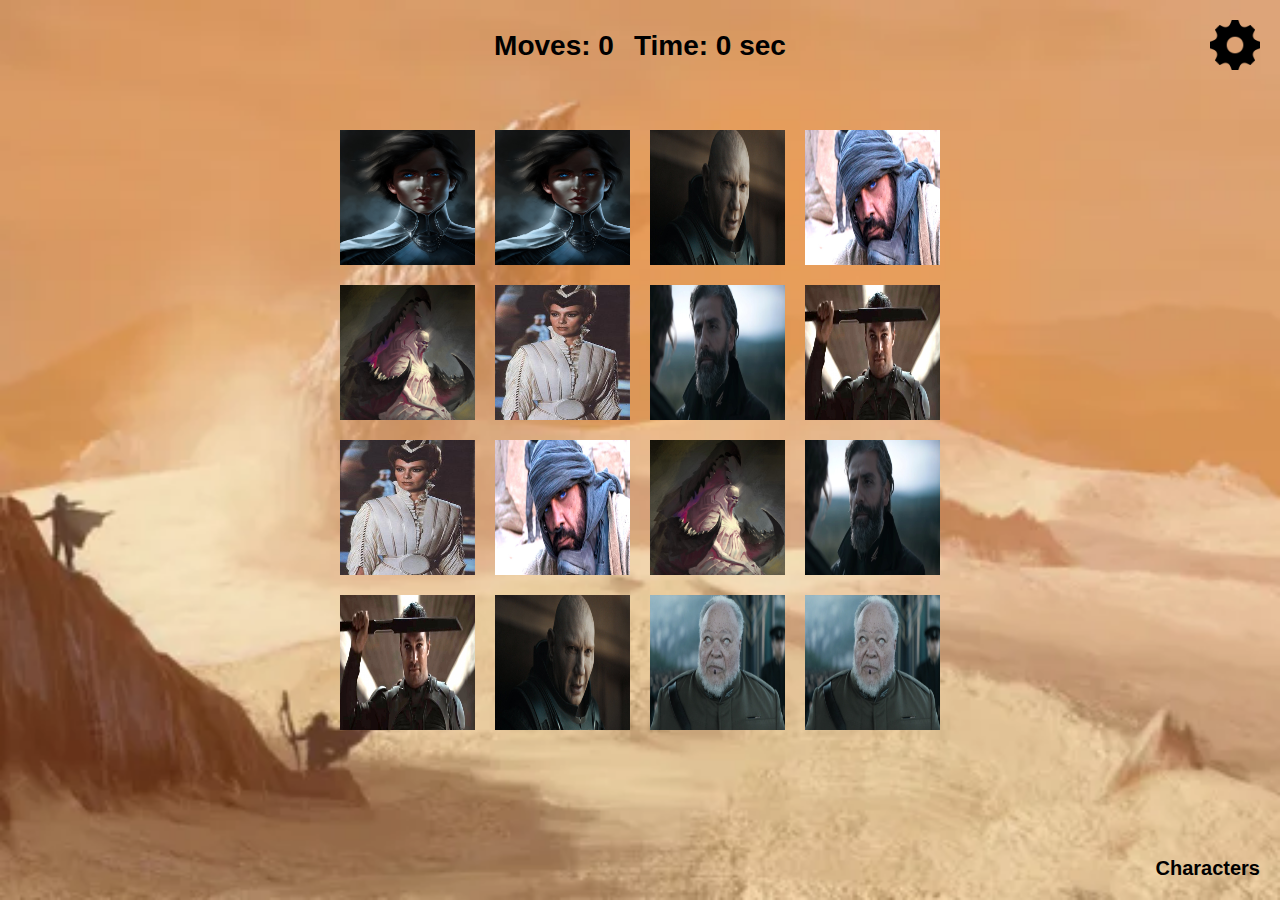
<file: index.html>
<!DOCTYPE html>
<html lang="en">

<head>
    <meta charset="UTF-8">
    <meta http-equiv="X-UA-Compatible" content="IE=edge">
    <meta name="viewport" content="width=device-width, initial-scale=1.0">
    <title>Document</title>
    <link rel="stylesheet" href="style.css">
</head>

<body>
    <img src="img/iconmonstr-gear-1-240.png" alt="gear" class="gear">
    <div class="statsDiv">
        <h2 class="moves stats">Moves: 0</h2>
        <h2 class="seconds stats">Time: 0 sec</h2>
    </div>
    <div class="wrap">
        <div class="board">
        </div>
        <div class="settings hidden">
            <h3>Difficulty level:</h3>
            <form>
                <input type="radio" value="easy" id="easy" name="difficulty">
                <label for="easy">Easy</label><br>
                <input type="radio" value="medium" id="medium" name="difficulty">
                <label for="medium">Medium</label><br>
                <input type="radio" value="hard" id="hard" name="difficulty">
                <label for="hard">Hard</label><br>
            </form>
            <div class="buttonRow">
                <button class="buttonSettings closeButton">Close</button>
                <button class="buttonSettings resetButton">Reset</button>
            </div>
        </div>
        <a href="characters.html" class="characters">
            <p class="charactersP">Characters</p>
        </a>
    </div>

    <script src="script.js"></script>
</body>

</html>
</file>
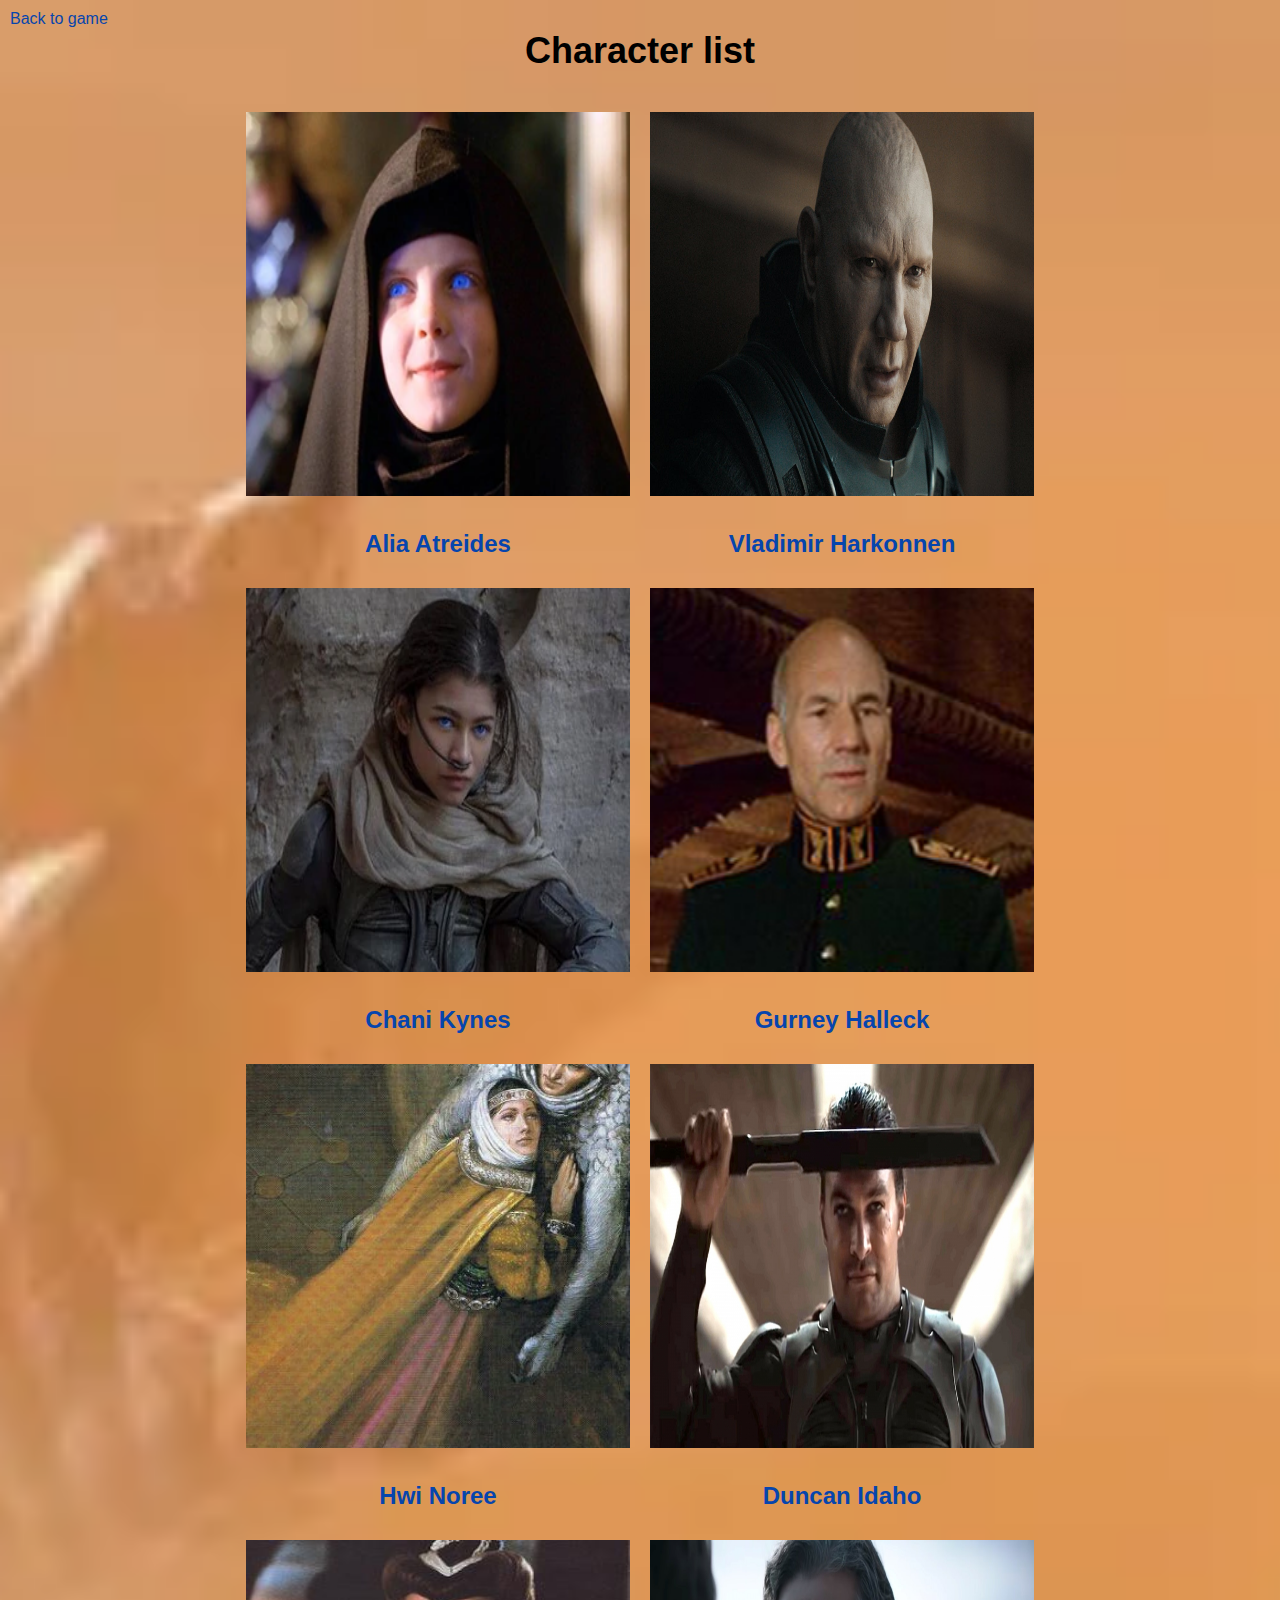
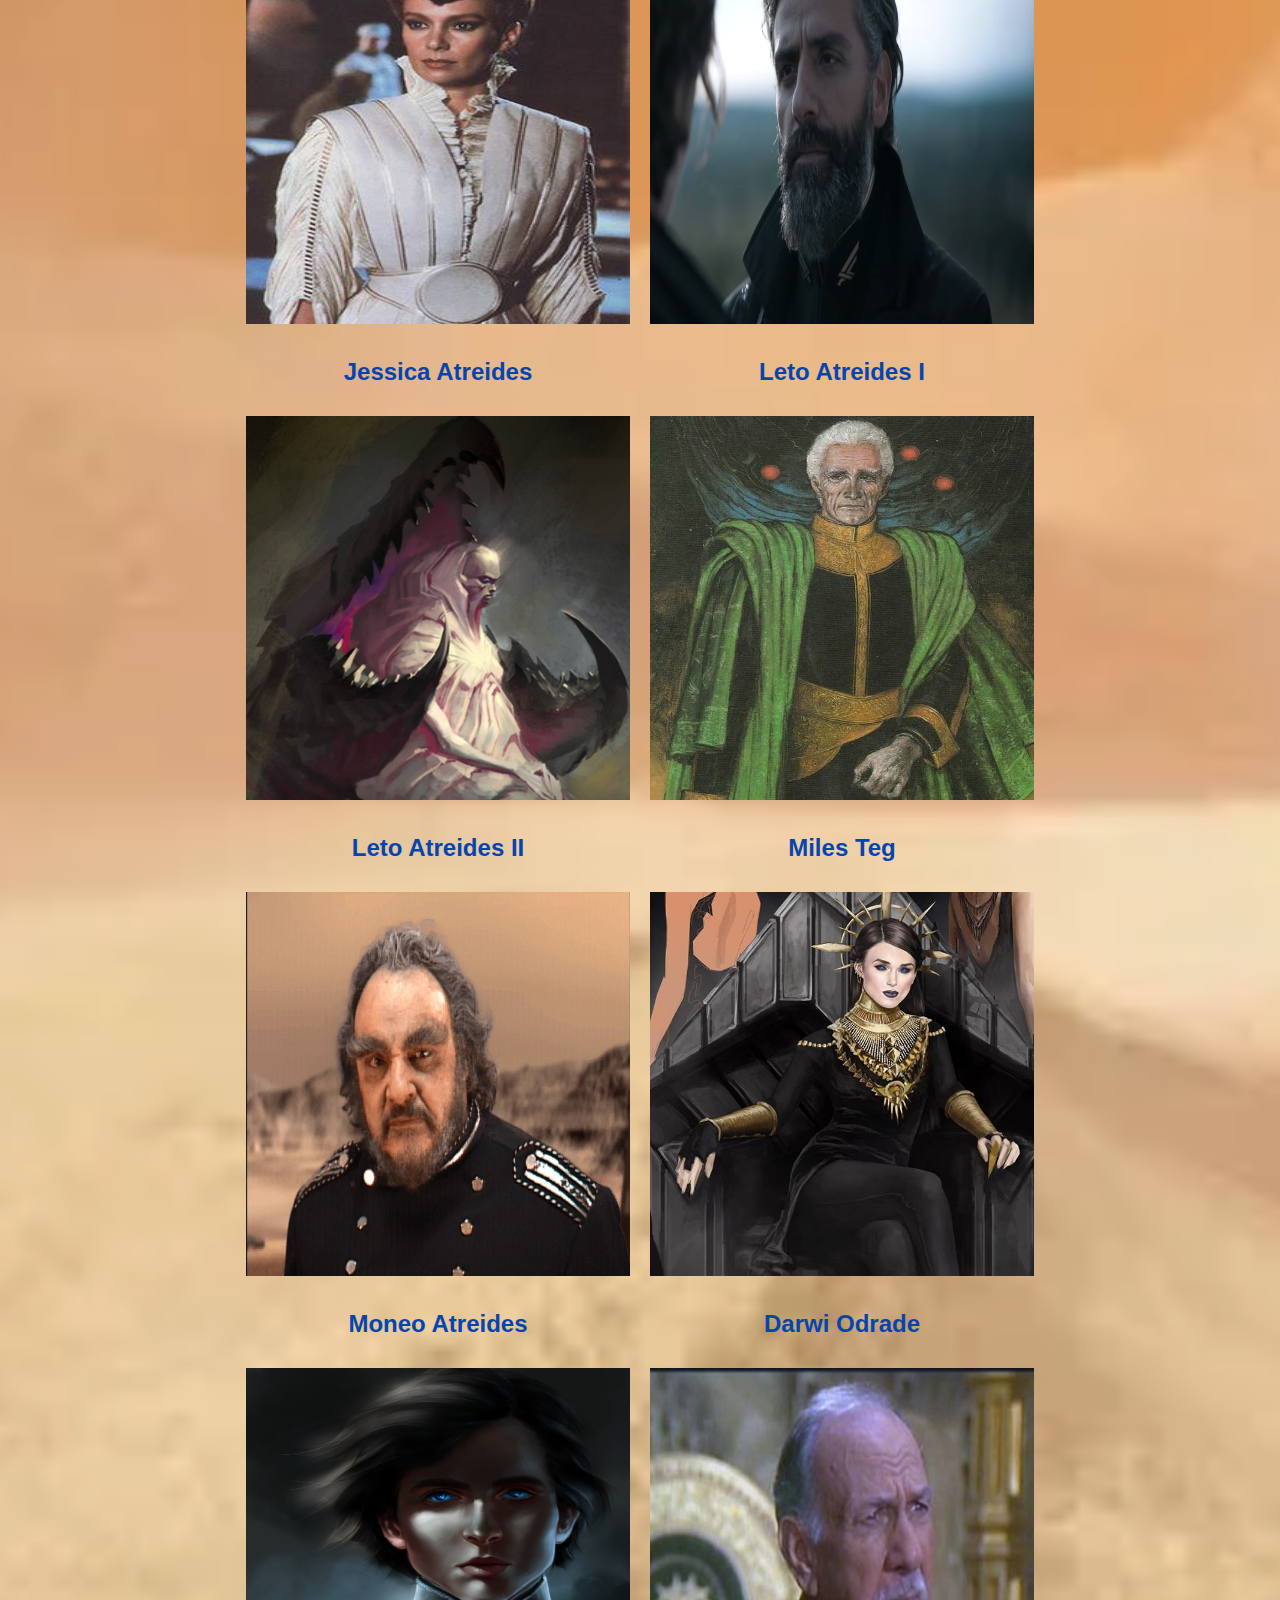
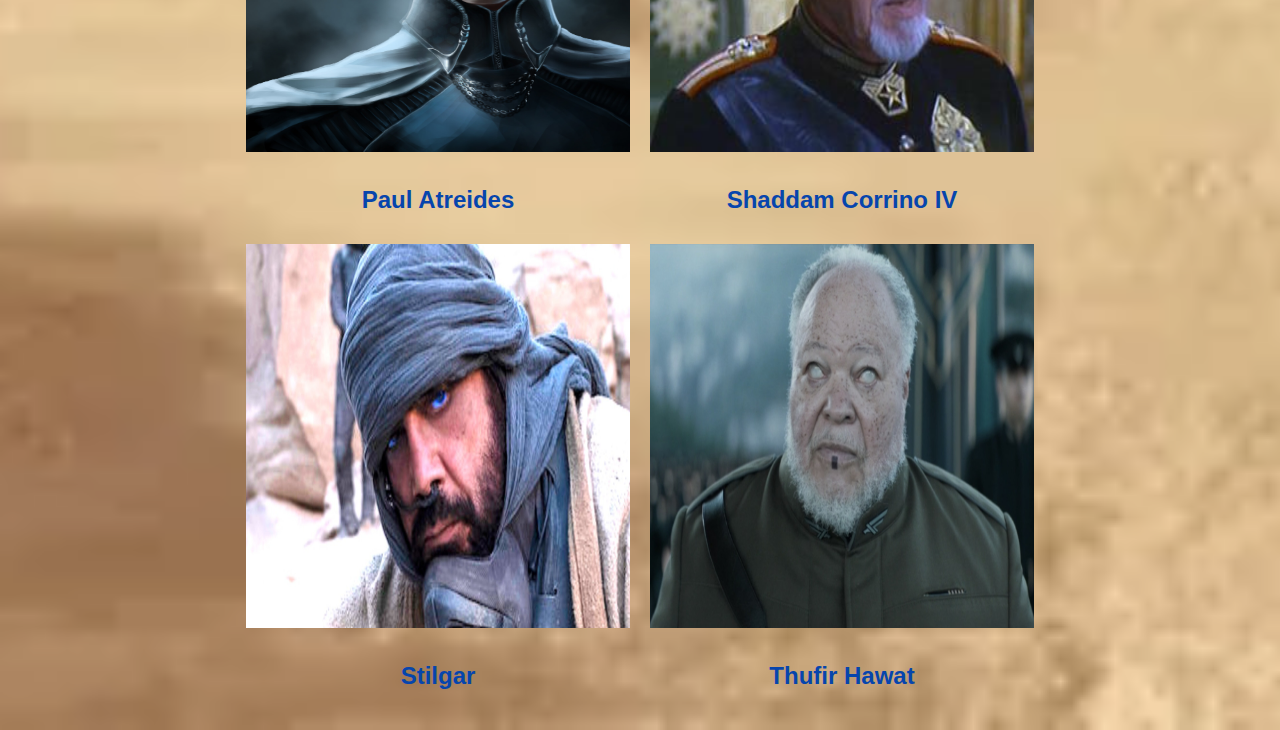
<file: characters.html>
<!DOCTYPE html>
<html lang="en">

<head>
    <meta charset="UTF-8">
    <meta http-equiv="X-UA-Compatible" content="IE=edge">
    <meta name="viewport" content="width=device-width, initial-scale=1.0">
    <title>Document</title>
    <link rel="stylesheet" href="style.css">
</head>

<body>
    <a href="index.html" class="backList aList">Back to game</a>
    <h1 class="titleList">Character list</h1>
    <div class="wrap wrapList">
        <div class="cardList">
            <img src="img/Alia.jpg" alt="Alia" class="imgList">
            <h2 class="characterTitleList"><a href="https://dune.fandom.com/wiki/Alia_Atreides" target="_blank"
                    class="aList">Alia
                    Atreides</a></h2>
        </div>
        <div class="cardList">
            <img src="img/baron.jpg" alt="Vladimir Harkonnen" class="imgList">
            <h2 class="characterTitleList"><a href="https://dune.fandom.com/wiki/Vladimir_Harkonnen" target="_blank"
                    class="aList">Vladimir Harkonnen</a></h2>
        </div>
        <div class="cardList">
            <img src="img/chani.jpg" alt="Chani Kynes" class="imgList">
            <h2 class="characterTitleList"><a href="https://dune.fandom.com/wiki/Chani_Kynes?so=search" target="_blank"
                    class="aList">Chani Kynes</a></h2>
        </div>
        <div class="cardList">
            <img src="img/Gurney.jpg" alt="Gurney Halleck" class="imgList">
            <h2 class="characterTitleList"> <a href="https://dune.fandom.com/wiki/Gurney_Halleck?so=search"
                    target="_blank" class="aList">Gurney Halleck</a></h2>
        </div>
        <div class="cardList">
            <img src="img/hwi.jpg" alt="Hwi Noree" class="imgList">
            <h2 class="characterTitleList"><a href="https://dune.fandom.com/wiki/Hwi_Noree?so=search" target="_blank"
                    class="aList">Hwi Noree</a></h2>
        </div>
        <div class="cardList">
            <img src="img/idaho.jpg" alt="Duncan Idaho" class="imgList">
            <h2 class="characterTitleList"><a href="https://dune.fandom.com/wiki/Duncan_Idaho?so=search" target="_blank"
                    class="aList">Duncan Idaho</a></h2>
        </div>
        <div class="cardList">
            <img src="img/Jessica.jpeg" alt="Jessica Atreides" class="imgList">
            <h2 class="characterTitleList"><a href="https://dune.fandom.com/wiki/Jessica_Atreides?so=search"
                    target="_blank" class="aList">Jessica Atreides</a></h2>
        </div>
        <div class="cardList">
            <img src="img/leto.jpeg" alt="Leto Atreides I" class="imgList">
            <h2 class="characterTitleList"><a href="https://dune.fandom.com/wiki/Leto_Atreides_I?so=search"
                    target="_blank" class="aList">Leto Atreides I</a></h2>
        </div>
        <div class="cardList">
            <img src="img/leto2.jpg" alt="Leto Atreides II" class="imgList">
            <h2 class="characterTitleList"><a href="https://dune.fandom.com/wiki/Leto_Atreides_II?so=search"
                    target="_blank" class="aList">Leto Atreides II</a></h2>
        </div>
        <div class="cardList">
            <img src="img/miles.jpg" alt="Miles Teg" class="imgList">
            <h2 class="characterTitleList"><a href="https://dune.fandom.com/wiki/Miles_Teg?so=search" target="_blank"
                    class="aList">Miles Teg</a></h2>
        </div>
        <div class="cardList">
            <img src="img/moneo.jpg" alt="Moneo Atreides" class="imgList">
            <h2 class="characterTitleList"><a href="https://dune.fandom.com/wiki/Moneo_Atreides?so=search"
                    target="_blank" class="aList">Moneo Atreides</a></h2>
        </div>
        <div class="cardList">
            <img src="img/odrade.jpg" alt="Darwi Odrade" class="imgList">
            <h2 class="characterTitleList"><a href="https://dune.fandom.com/wiki/Darwi_Odrade" target="_blank"
                    class="aList">Darwi
                    Odrade</a></h2>
        </div>
        <div class="cardList">
            <img src="img/paul.jpg" alt="Paul Atreides" class="imgList">
            <h2 class="characterTitleList"><a href="https://dune.fandom.com/wiki/Paul_Atreides?so=search"
                    target="_blank" class="aList">Paul Atreides</a></h2>
        </div>
        <div class="cardList">
            <img src="img/Shaddam.jpg" alt="Shaddam Corrino IV" class="imgList">
            <h2 class="characterTitleList"><a href="https://dune.fandom.com/wiki/Shaddam_Corrino_IV?so=search"
                    target="_blank" class="aList">Shaddam Corrino IV</a></h2>
        </div>
        <div class="cardList">
            <img src="img/stilgar.jpg" alt="Stilgar" class="imgList">
            <h2 class="characterTitleList"><a href="https://dune.fandom.com/wiki/Stilgar?so=search" target="_blank"
                    class="aList">Stilgar</a></h2>
        </div>
        <div class="cardList">
            <img src="img/thufir.jpeg" alt="Thufir Hawat" class="imgList">
            <h2 class="characterTitleList"><a href="https://dune.fandom.com/wiki/Thufir_Hawat?so=search" target="_blank"
                    class="aList">Thufir Hawat</a></h2>
        </div>
    </div>
</body>

</html>
</file>
<file: style.css>
*{
    margin: 0;
    padding: 0;
    box-sizing: border-box;
}
body{
    font-family: Verdana, Geneva, Tahoma, sans-serif;
    background-image: url("img/arrakis.jpg");
    background-position: center;
background-repeat: no-repeat;
background-size: cover;
}
.wrap{
    position: relative;
    display: flex;
    justify-content: center;
    min-height: calc(90vh - 20px);
    margin-top: 20px;
}
.board{
    display: flex;
    flex-wrap: wrap;

    padding: 10px;
    margin-bottom: 60px;
}
.boardEasy{
    width: 24vw;
    height:24vw;
}
.boardMedium{
    width: 40vw;
    height: 40vw;
}
.boardHard{
    width:80vw;
    height:40vw;
}
.card{
    display: flex;
    justify-content: center;
    align-items: center;
    margin: 10px;
    background-image: url("img/dune.png");
    background-position: center;
background-repeat: no-repeat;
background-size: cover;
    transition: .6s;
    user-select: none;
    width: 177.5px;
    height:170px;
}
.cardEasy{
    width: calc(12vw - 30px);
    height: calc(12vw - 30px);
}
.cardMedium{
    width: calc(10vw - 25px);
    height: calc(10vw - 25px);
}
.cardHard{
    width: calc(10vw - 22.5px);
    height: calc(10vw - 25px);
}
.cardVisible{
    color:black;
}
.guessed{
    opacity: 0;
    pointer-events: none;
}
.settings{
    position: absolute;
    left:50%;
    top:50%;
    transform: translate(-50%, -50%);
    background-color: brown;
    padding: 50px;
    transition: .5s;
    font-size: 25px;
    font-weight: 700;
    width: 30vw;
    display: flex;
    align-items: center;
    flex-direction: column;
}
h3{
    padding-bottom: 10px;
}
input{
    margin: 20px;
    margin-bottom: 20px;
    transform: scale(1.5); 
}
label{
    padding: 10px;
    cursor: pointer;
    transition: .4s;
}
label:hover{
    color: white;
}
.buttonSettings{
    margin-top: 20px;
    padding: 20px;
    font-size: 25px;
    border: 3px solid black;
    background-color: brown;
    cursor: pointer;
    width: 10vw;
    transition: .4s;
}
.buttonSettings:hover{
    color: white;
    border-color: white;
}
.buttonRow{
    display: flex;
}
.closeButton{
    margin-right: 20px;
}
.resetButton{
    margin-left: 20px;
}
#submit{
    display: block;
    margin: 0 auto;
}
.nonClickable{
    pointer-events: none;
}
img{
    opacity: 0;
    width: 100%;
    height: 100%;
    transition: 1s;
}
.opacity{
    opacity: 1;
}
.stats{
    padding:30px 10px 30px;
}
.statsDiv{
    display: flex;
    justify-content: center;
    height: 10vh;
}
.gear{
    width: 60px;
    height: 60px;
    position: absolute;
    top: 20px;
    right: 20px;
    opacity: 1;
    cursor: pointer;
}
.hidden{
    opacity: 0;
    visibility: hidden;
}
.characters{
    position: absolute;
    bottom: 20px;
    right: 20px;
    font-size: 20px;
    text-decoration: none;
    color: black;
    font-weight: 700;
    transition: .3s;
}
.characters:hover{
    color: wheat;
}
.wrapList{
    max-width: calc(60vw + 40px);
    flex-wrap: wrap;
    margin: 20px auto;
}
.titleList{
    margin:30px 0;
    text-align: center;
    font-size: 36px;
}
.imgList{
    opacity: 1;
    width: 30vw;
    height: 30vw;
    margin: 10px;
}
.characterTitleList{
    text-align: center;
    margin: 20px 0;
}
.aList{
    color: #0645ad;
    text-decoration: none;
}
.aList:hover{
    text-decoration: underline;
}
.backList{
    position: absolute;
    top:10px;
    left: 10px;
}
p{
    text-align: right;
}
@media (max-width:1300px){
    .settings{
        width:38vw;
    }
    .boardEasy{
        width: 40vw;
        height:40vw;
    }
    .boardMedium{
        width: 50vw;
        height: 50vw;
    }
    .boardHard{
        width:90vw;
        height:45vw;
    }
    .cardEasy{
        width: calc(20vw - 30px);
        height: calc(20vw - 30px);
    }
    .cardMedium{
        width: calc(12.5vw - 25px);
        height: calc(12.5vw - 25px);
    }
    .cardHard{
        width: calc(11.25vw - 22.5px);
        height: calc(11.25vw - 25px);
    }
    .stats{
        font-size: 28px;
    }
    .gear{
        width: 50px;
        height: 50px;
    }
}
@media (max-width:1100px){
    .settings{
        width:45vw;
    }
    .buttonSettings{
        width: 12vw;
        font-size: 22px;
    }
}
@media (max-width:900px){
    .settings{
        width: 50vw;
    }
    .buttonSettings{
        width: 14vw;
        font-size: 24px;
    }
    .boardEasy{
        width: 72vw;
        height:72vw;
    }
    .boardMedium{
        width: 80vw;
        height: 80vw;
    }
    .boardHard{
        width:60vw;
        height:120vw;
    }
    .cardEasy{
        width: calc(36vw - 30px);
        height: calc(36vw - 30px);
    }
    .cardMedium{
        width: calc(20vw - 25px);
        height: calc(20vw - 25px);
    }
    .cardHard{
        width: calc(15vw - 25px);
        height: calc(15vw - 25px);
    }
    .aList{
        font-size: 22px;
    }
    
}
@media (max-width: 770px){
    .boardHard{
        width:70vw;
        height:140vw;
    }
    .cardHard{
        width: calc(17.5vw - 25px);
        height: calc(17.5vw - 25px);
    }
    .aList{
        font-size: 19px;
    }
}
@media (max-width:650px){
    .settings{
        width: 65vw;
    }
    .buttonSettings{
        width: 20vw;
    }
    .boardMedium{
        width: 90vw;
        height: 90vw;
    }
    .boardHard{
        width:80vw;
        height:160vw;
    }
    .cardMedium{
        width: calc(22.5vw - 25px);
        height: calc(22.5vw - 25px);
    }
    .cardHard{
        width: calc(20vw - 25px);
        height: calc(20vw - 25px);
    }
    .wrapList{
        max-width: calc(70vw + 40px);
    }
    .imgList {
        width: 35vw;
        height: 35vw;
    }
    .aList{
        font-size: 18px;
    }
    .backList{
        font-size: 15px;
    }
}
@media (max-width:520px){
    .stats{
        font-size: 20px;
    }
    .gear{
        width: 40px;
        height: 40px;
        right: 10px;
    }
    .titleList{
        font-size: 30px;
    }
    .aList{
        font-size: 15px;
    }
    .backList{
        font-size: 12px;
    }
}
@media (max-width:470px){
    .settings{
        width: 85vw;
    }
    .buttonSettings{
        width: 28vw;
    }
    .boardMedium{
        padding: 5px;
        width: 95vw;
        height: 95vw;
    }
    .boardHard{
        padding: 5px;
        width:95vw;
        height:190vw;
    }
    .cardMedium{
        margin: 5px;
        width: calc(23.75vw - 12.5px);
        height: calc(23.75vw - 12.5px);
    }
    .cardHard{
        margin: 5px;
        width: calc(23.75vw - 12.5px);
        height: calc(23.75vw - 12.5px);
    }
}
@media (max-width:430px){
    .titleList{
        font-size: 28px;
    }
    .characterTitleList{
        margin: 10px 0;
        line-height: 14px;
    }
    .aList{
        font-size: 14px;
    }
    .backList{
        font-size: 11px;
    }
}
@media (max-width:400px){
    .settings{
        padding: 25px;
    }
    .stats{
        font-size: 17px;
    }
    .titleList{
        font-size: 26px;
    }
    .characterTitleList{
        line-height: 13px;
    }
    .aList{
        font-size: 13px;
    }
    .backList{
        font-size: 11px;
    }
}

@media (max-width:1000px) and (orientation:landscape){
   .wrap{
    margin-top: 55px;
   }
}
</file>
